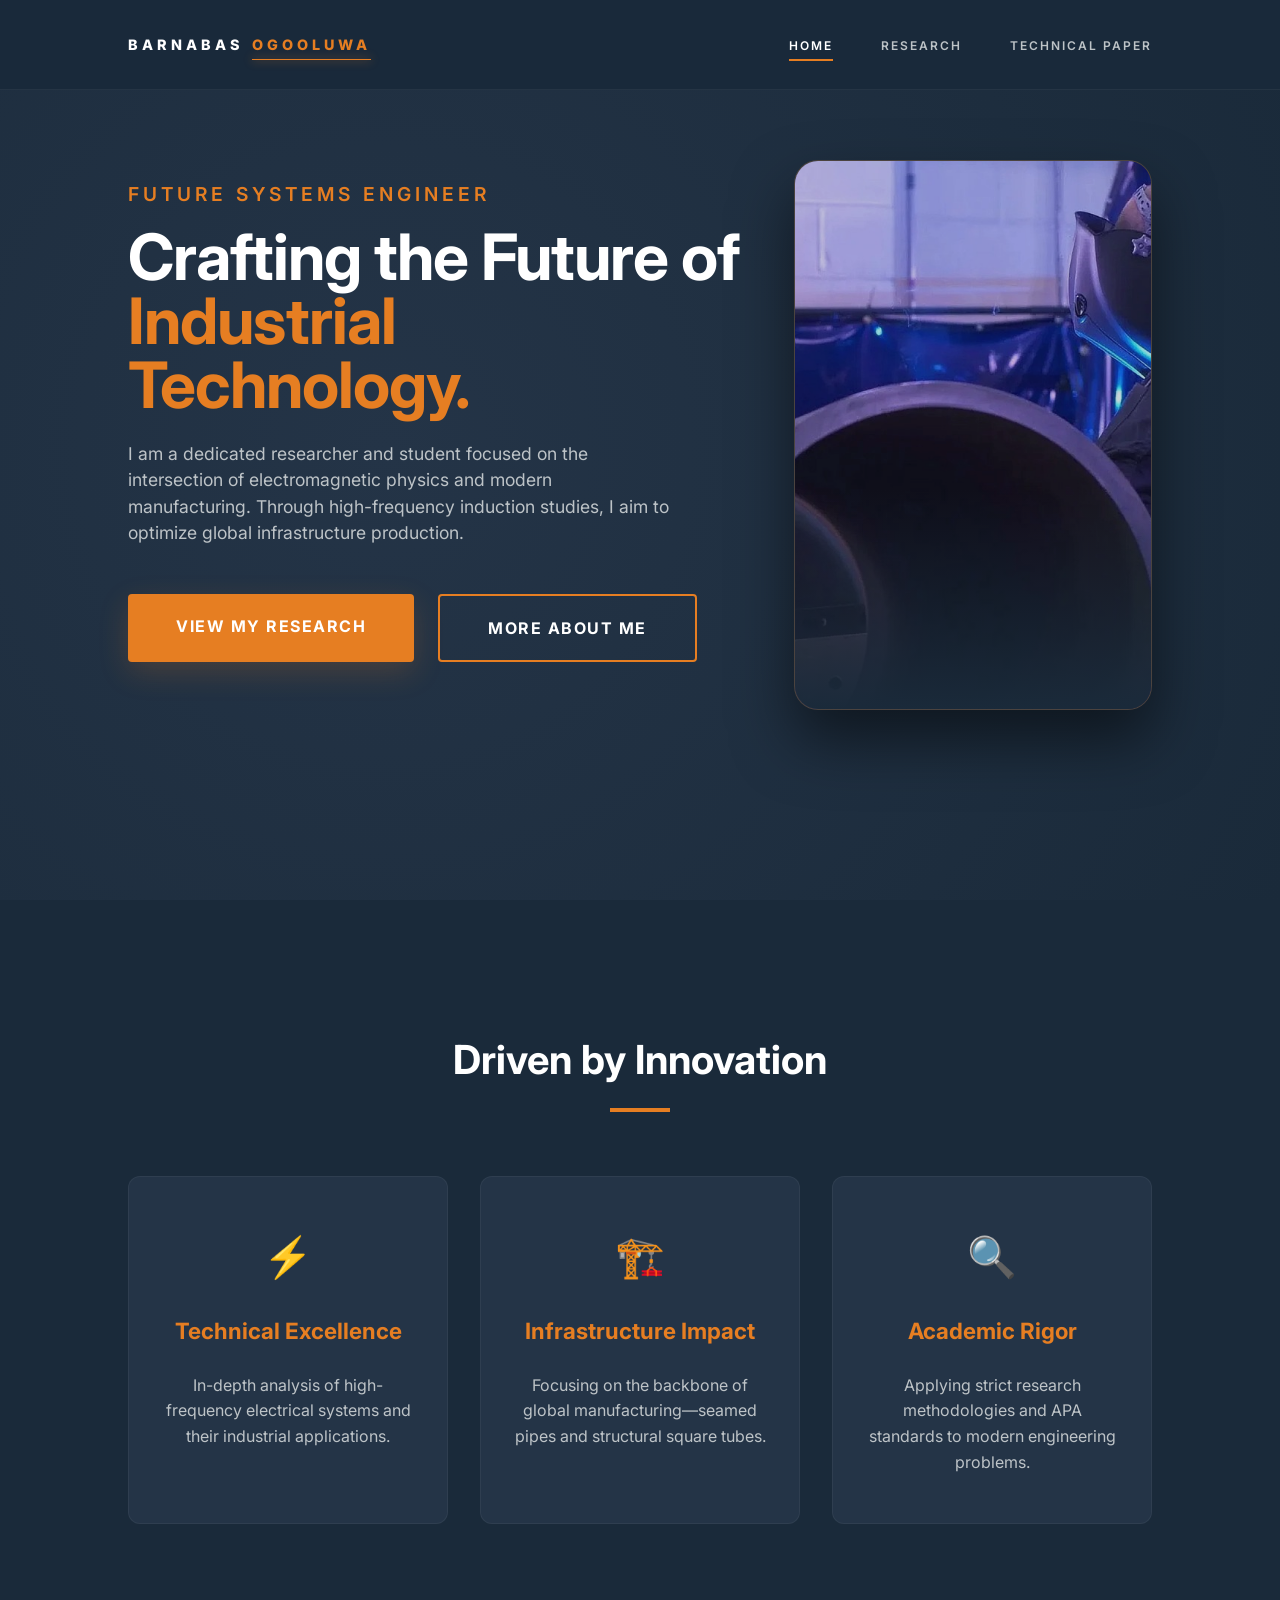
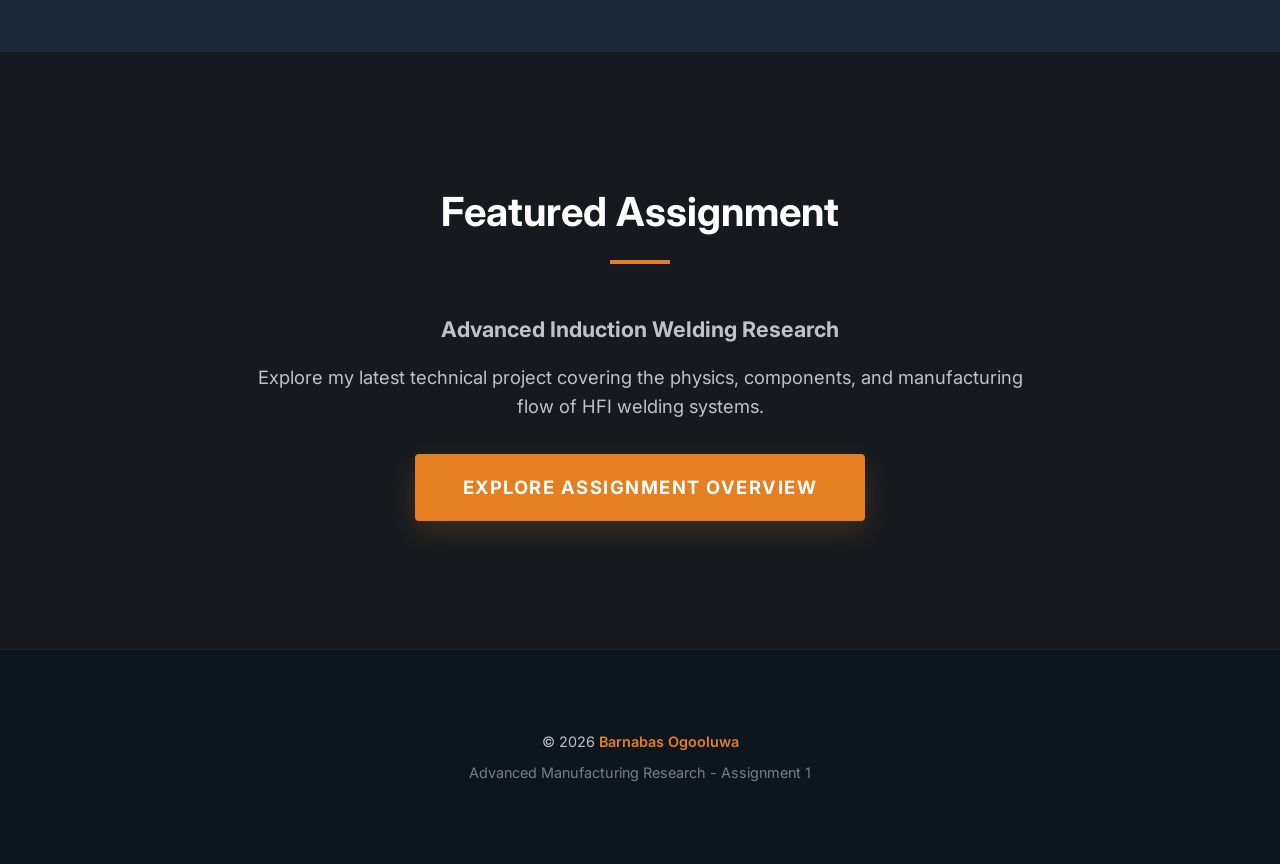
<file: index.html>
<!DOCTYPE html>
<html lang="en">

<head>
  <meta charset="UTF-8">
  <meta name="viewport" content="width=device-width, initial-scale=1.0">
  <title>Barnabas Ogo-Oluwa | Personal Portfolio</title>
  <link rel="stylesheet" href="style.css">
  <link rel="preconnect" href="https://fonts.googleapis.com">
  <link rel="preconnect" href="https://fonts.gstatic.com" crossorigin>
  <link href="https://fonts.googleapis.com/css2?family=Inter:wght@400;500;700;800&display=swap" rel="stylesheet">
</head>

<body>

  <nav>
    <div class="logo">BARNABAS<span>OGOOLUWA</span></div>
    <ul class="nav-links">
      <li><a href="index.html" class="active">Home</a></li>
      <li><a href="research.html">Research</a></li>
      <li><a href="assignment.html">Technical Paper</a></li>
    </ul>
  </nav>

  <header class="personal-hero">
    <div class="hero-text">
      <p class="subtitle">Future Systems Engineer</p>
      <h1>Crafting the Future of <span style="color: var(--induction-orange);">Industrial Technology.</span></h1>
      <p>
        I am a dedicated researcher and student focused on the intersection of electromagnetic physics and modern manufacturing. 
        Through high-frequency induction studies, I aim to optimize global infrastructure production.
      </p>
      <div style="display: flex; gap: 1.5rem;">
        <a href="research.html" class="cta-button">View My Research</a>
        <a href="#about" class="cta-button" style="background: transparent; border: 2px solid var(--induction-orange); box-shadow: none;">More About Me</a>
      </div>
    </div>
    <div class="hero-image">
      <img src="assets/4.jpeg" alt="Barnabas - Profile Placeholder">
    </div>
  </header>

  <section id="about">
    <h2 class="section-title">Driven by Innovation</h2>
    <div class="features-grid">
      <div class="feature-item">
        <div class="icon">⚡</div>
        <h3>Technical Excellence</h3>
        <p>In-depth analysis of high-frequency electrical systems and their industrial applications.</p>
      </div>
      <div class="feature-item">
        <div class="icon">🏗️</div>
        <h3>Infrastructure Impact</h3>
        <p>Focusing on the backbone of global manufacturing—seamed pipes and structural square tubes.</p>
      </div>
      <div class="feature-item">
        <div class="icon">🔍</div>
        <h3>Academic Rigor</h3>
        <p>Applying strict research methodologies and APA standards to modern engineering problems.</p>
      </div>
    </div>
  </section>

  <section id="latest-work" style="background-color: #161a1f; text-align: center;">
    <h2 class="section-title">Featured Assignment</h2>
    <div class="about-content">
      <h3>Advanced Induction Welding Research</h3>
      <p style="margin-top: 1rem;">
        Explore my latest technical project covering the physics, components, and manufacturing flow of HFI welding systems.
      </p>
      <a href="research.html" class="cta-button" style="margin-top: 2rem;">Explore Assignment Overview</a>
    </div>
  </section>

  <footer>
    <div class="footer-info">
      <p>&copy; 2026 <span>Barnabas Ogooluwa</span></p>
      <p style="margin-top: 0.5rem; opacity: 0.6;">Advanced Manufacturing Research - Assignment 1</p>
    </div>
  </footer>

</body>

</html>
</file>
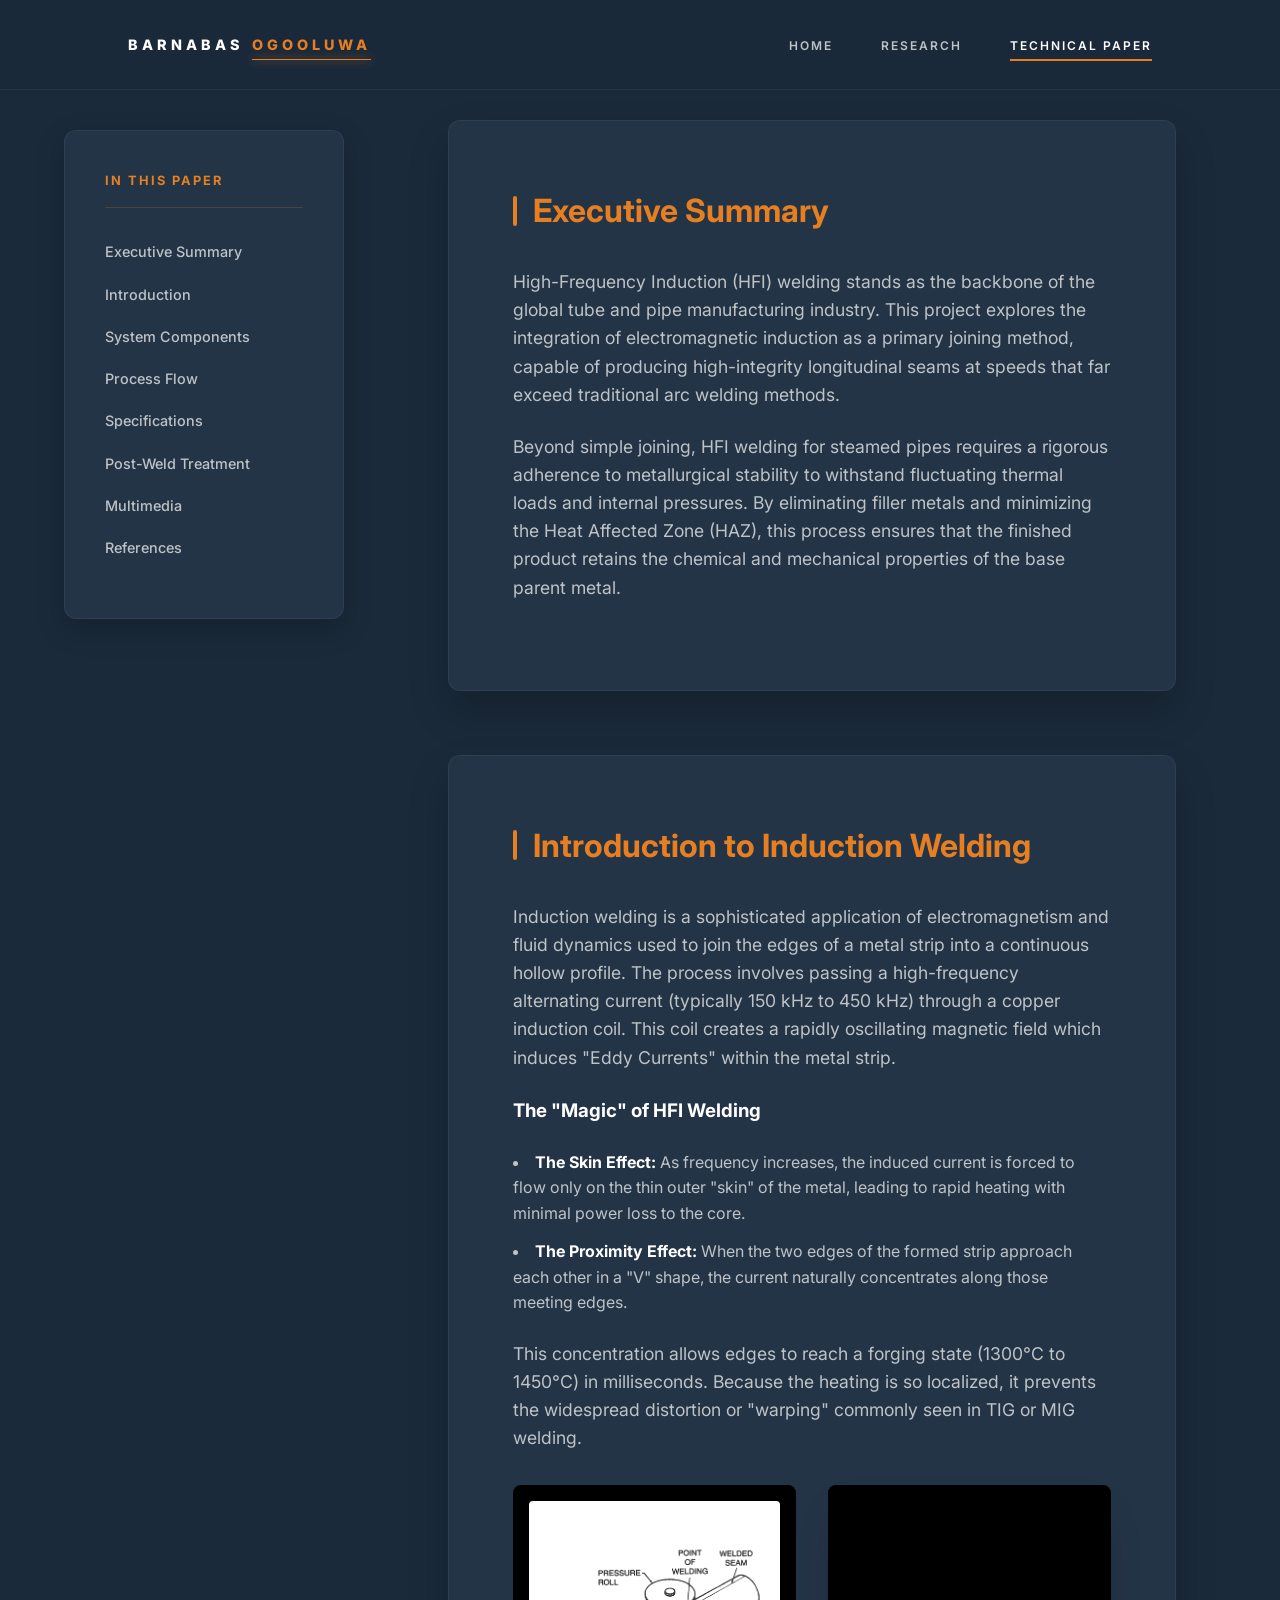
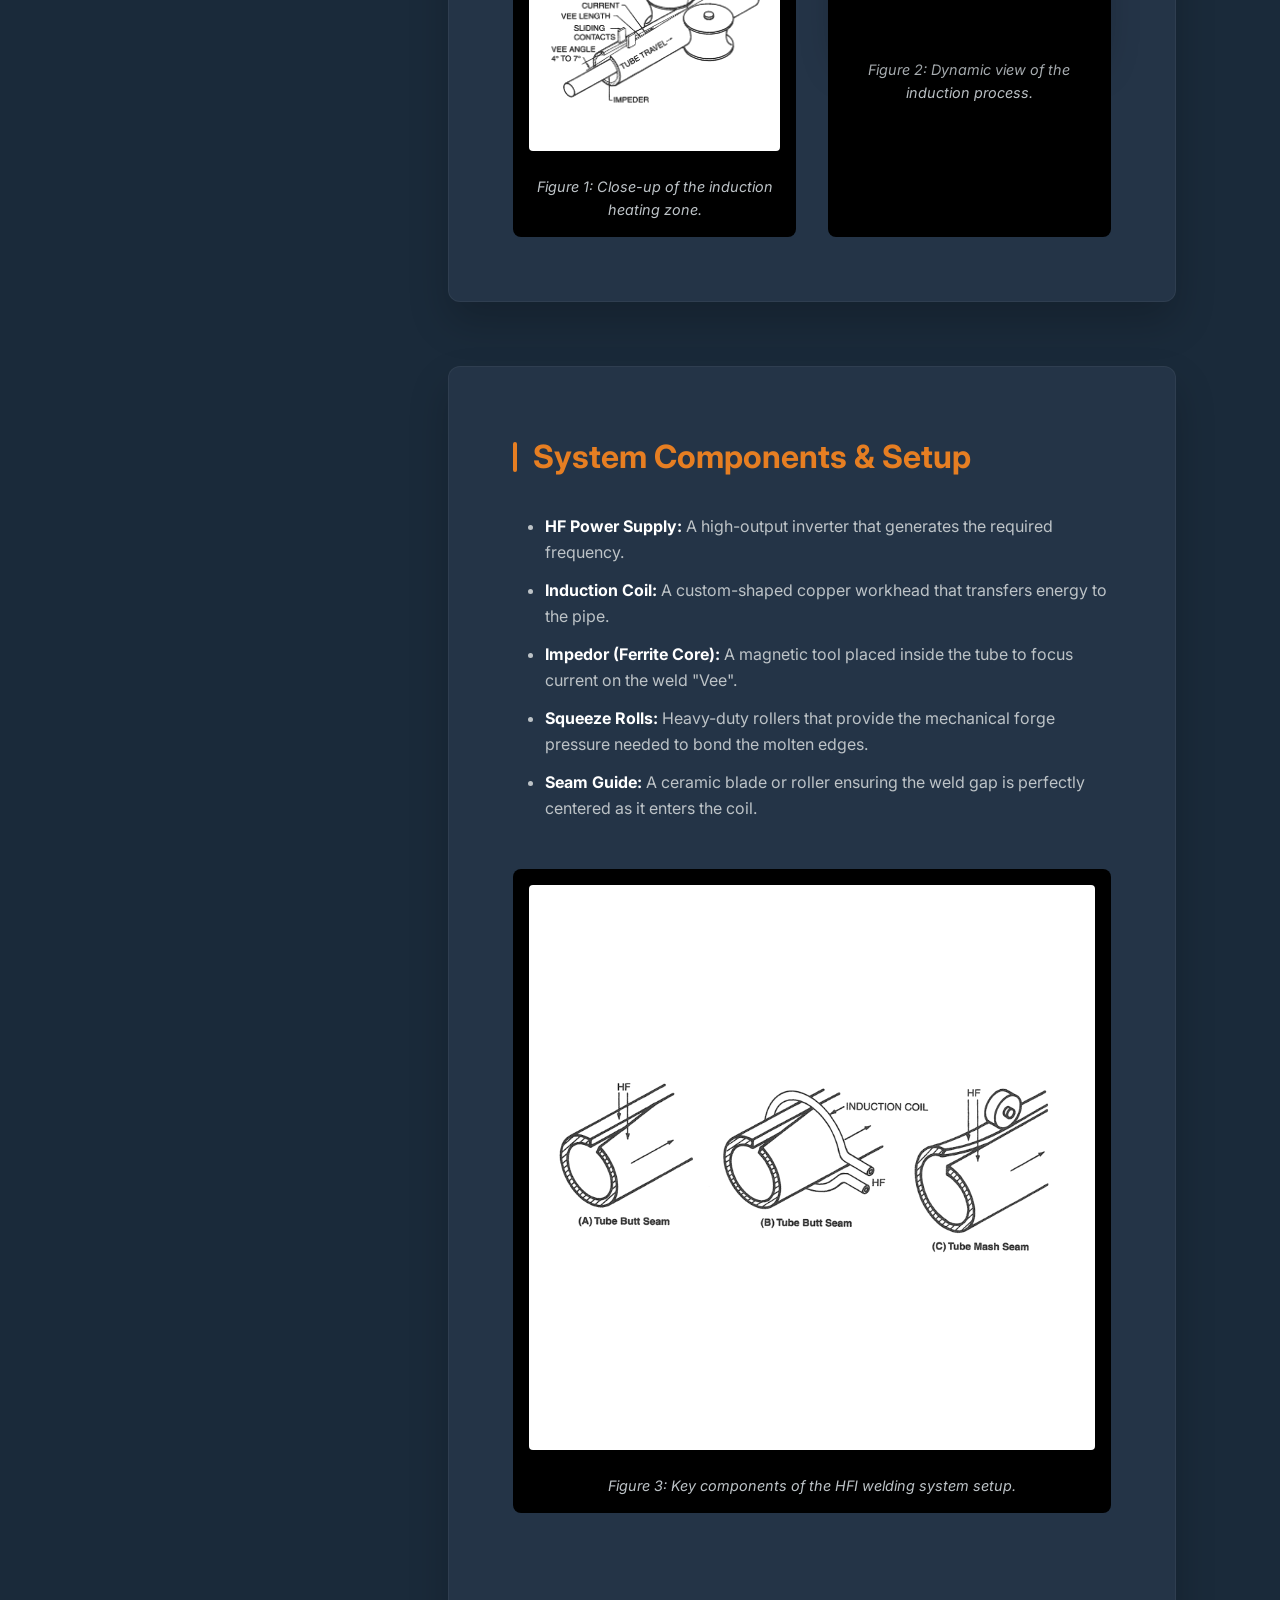
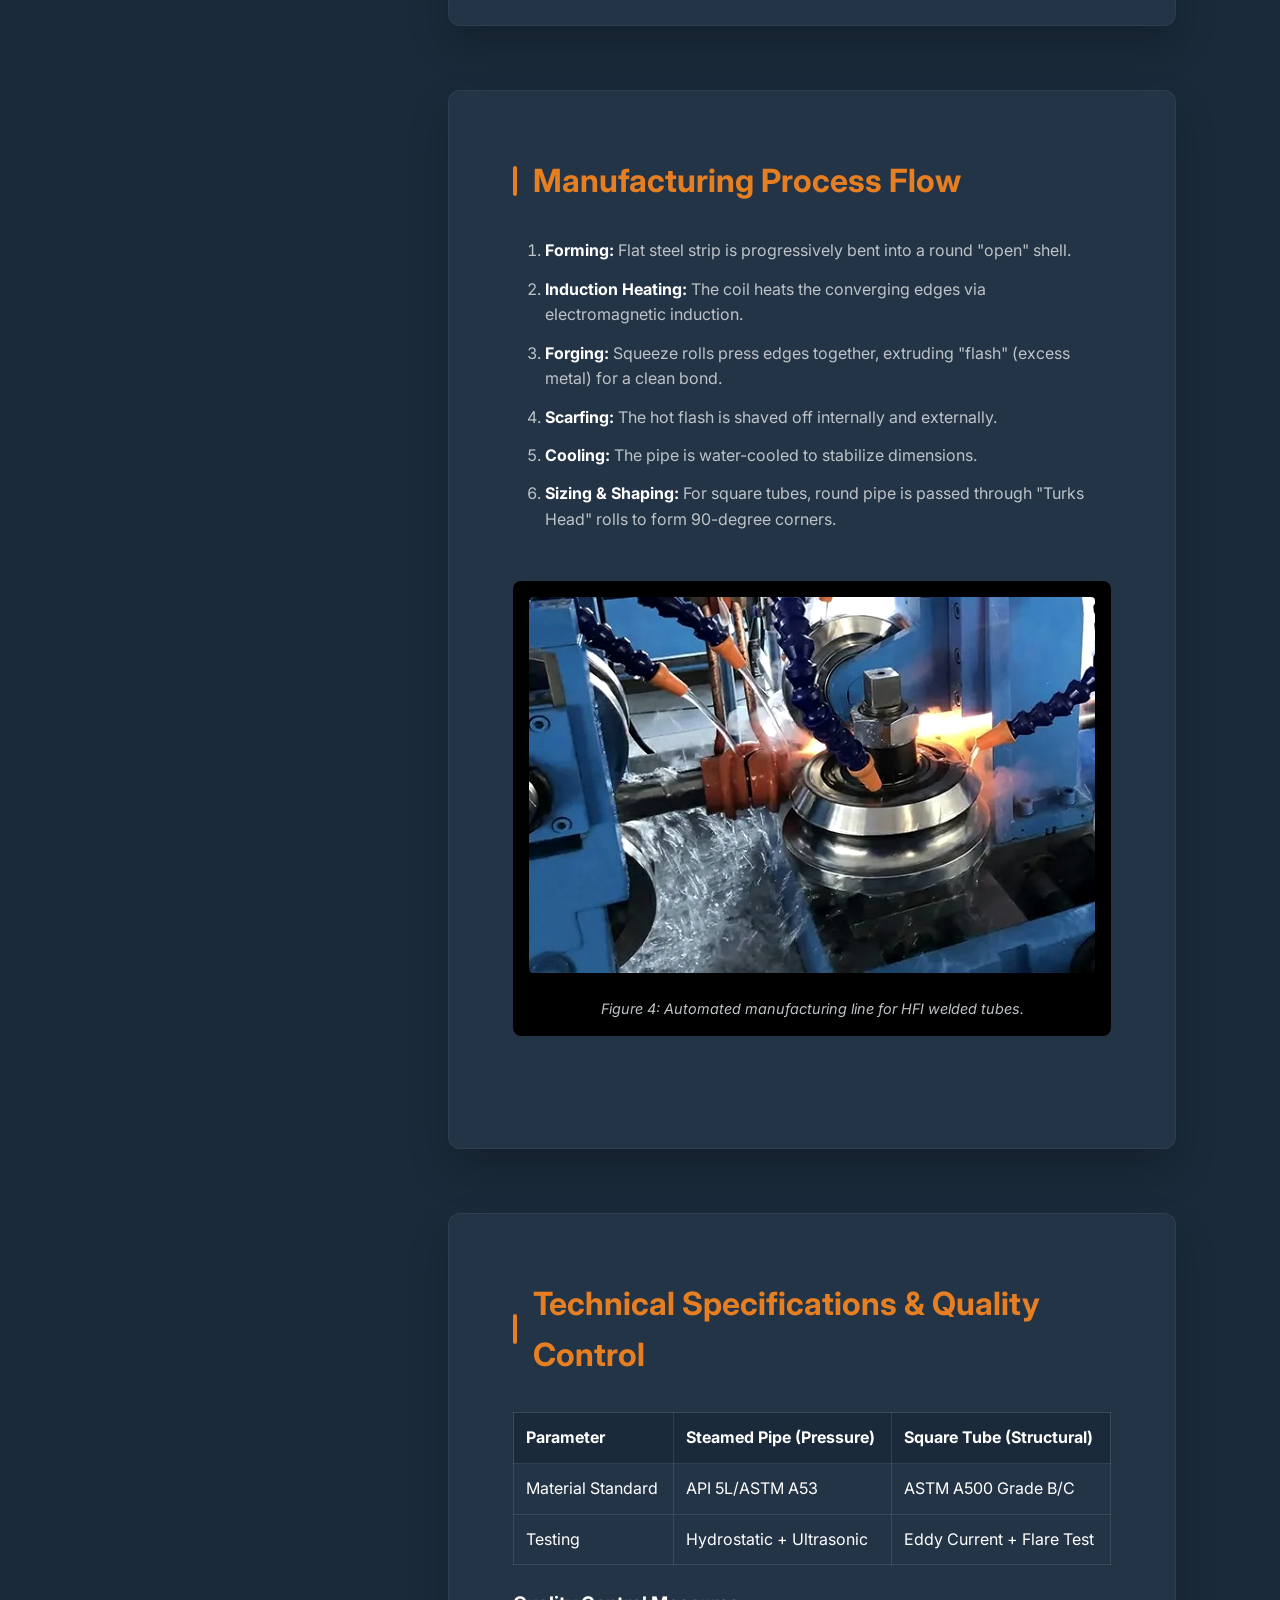
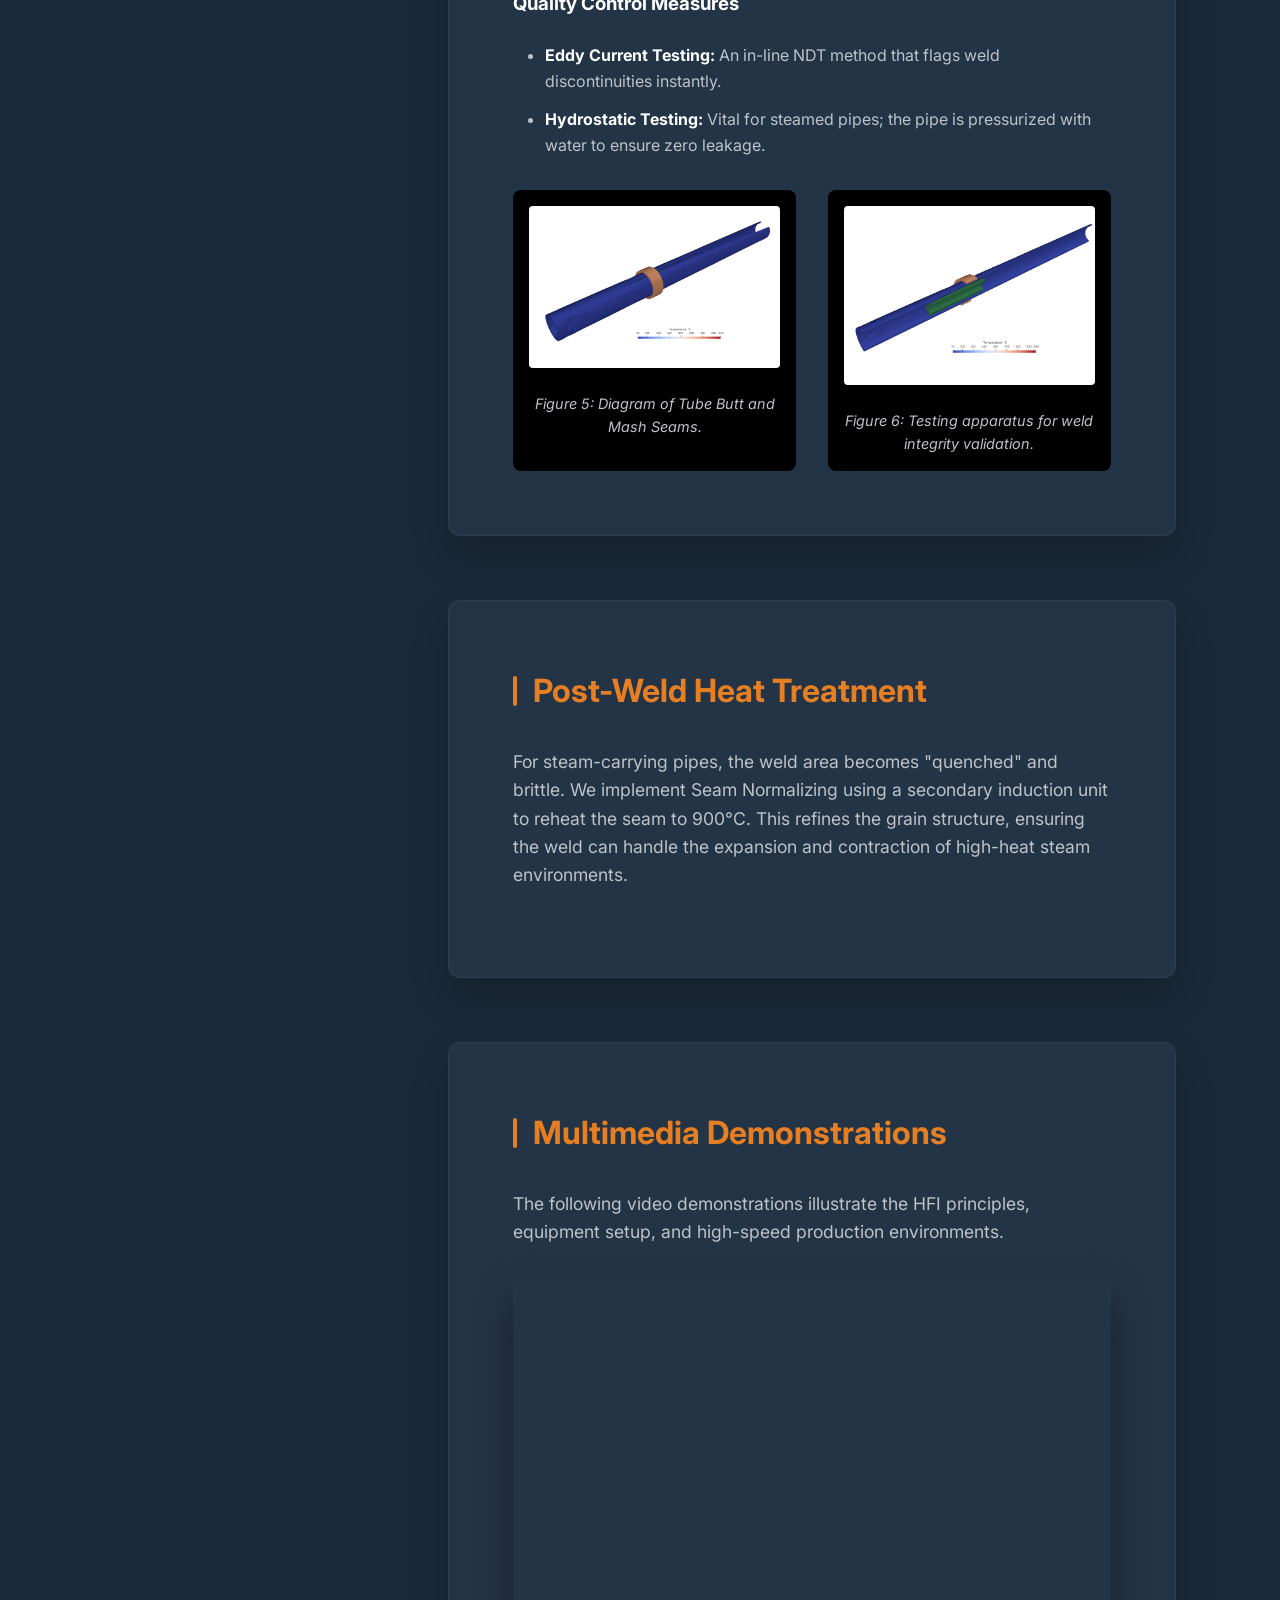
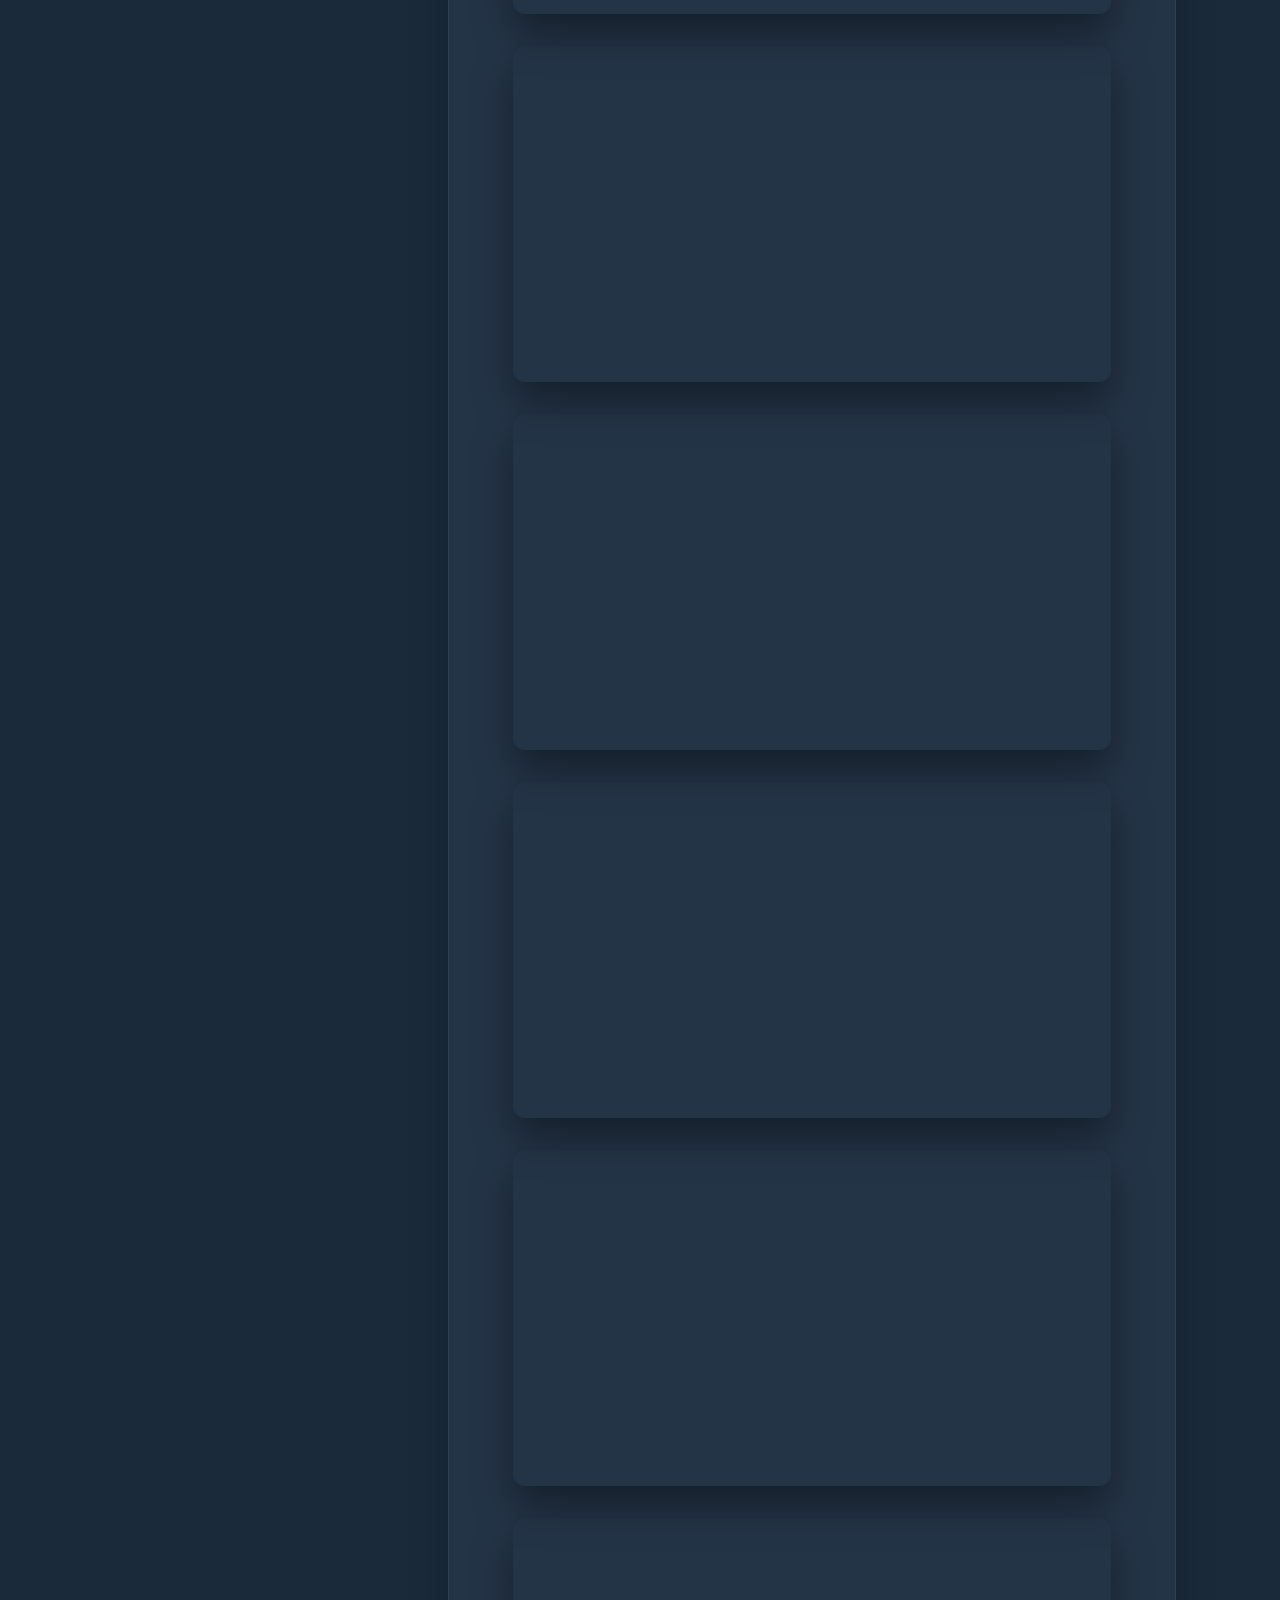
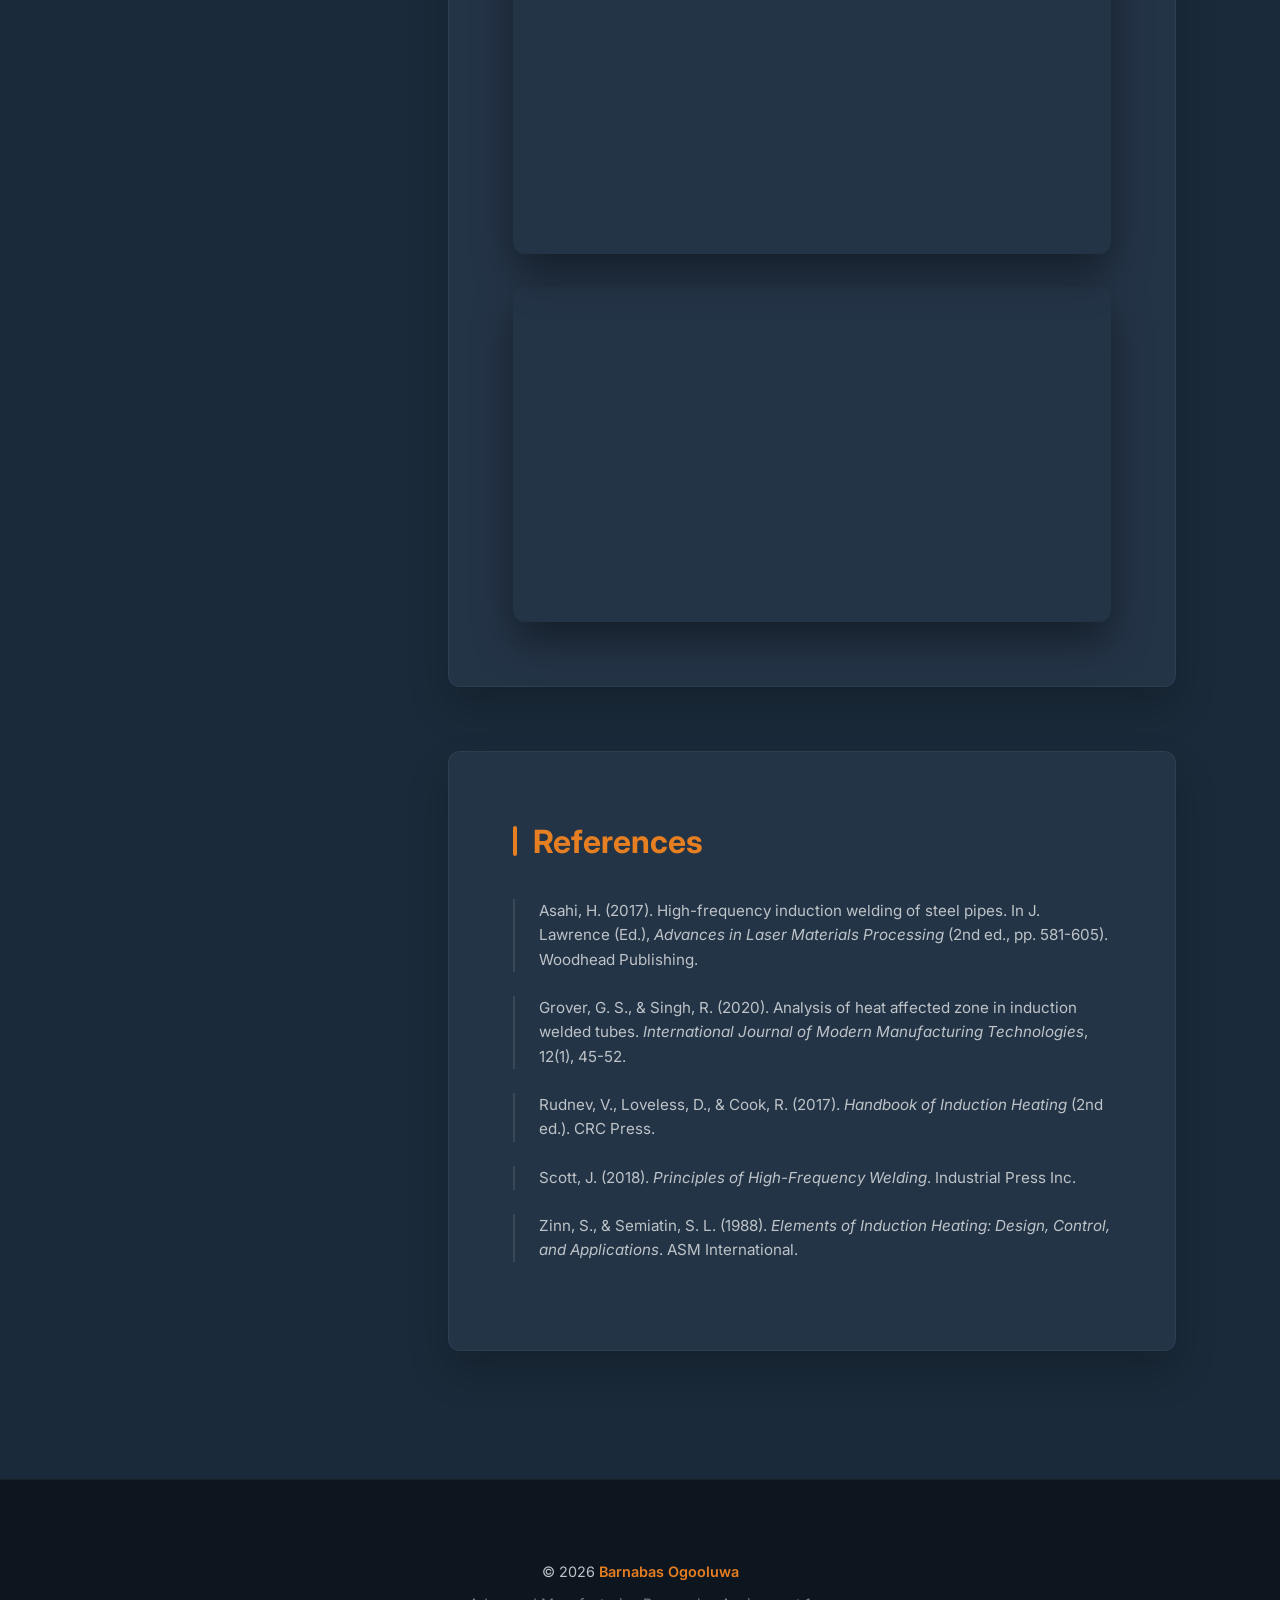
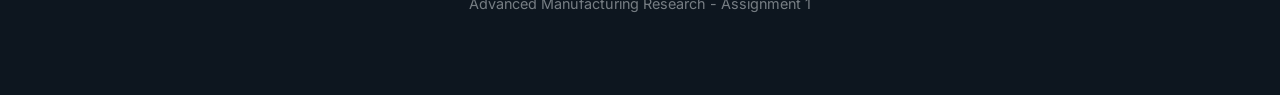
<file: assignment.html>
<!DOCTYPE html>
<html lang="en">

<head>
  <meta charset="UTF-8">
  <meta name="viewport" content="width=device-width, initial-scale=1.0">
  <title>HFI Welding | Technical Research</title>
  <link rel="stylesheet" href="style.css">
  <link rel="preconnect" href="https://fonts.googleapis.com">
  <link rel="preconnect" href="https://fonts.gstatic.com" crossorigin>
  <link href="https://fonts.googleapis.com/css2?family=Inter:wght@400;500;700;800&display=swap" rel="stylesheet">
</head>

<body>

  <nav>
    <div class="logo">BARNABAS<span>OGOOLUWA</span></div>
    <ul class="nav-links">
      <li><a href="index.html">Home</a></li>
      <li><a href="research.html">Research</a></li>
      <li><a href="assignment.html" class="active">Technical Paper</a></li>
    </ul>
  </nav>

  <main class="content-wrapper">
    <aside class="sidebar">
      <h4>In This Paper</h4>
      <ul class="sidebar-nav">
        <li><a href="#intro">Executive Summary</a></li>
        <li><a href="#induction-intro">Introduction</a></li>
        <li><a href="#components">System Components</a></li>
        <li><a href="#process">Process Flow</a></li>
        <li><a href="#specifications">Specifications</a></li>
        <li><a href="#pwht">Post-Weld Treatment</a></li>
        <li><a href="#multimedia">Multimedia</a></li>
        <li><a href="#references">References</a></li>
      </ul>
    </aside>

    <article class="with-sidebar">
      <section id="intro">
        <h2>Executive Summary</h2>
        <p>
          High-Frequency Induction (HFI) welding stands as the backbone of the global tube and pipe manufacturing
          industry.
          This project explores the integration of electromagnetic induction as a primary joining method, capable of
          producing high-integrity longitudinal seams at speeds that far exceed traditional arc welding methods. </p><p>
          Beyond simple joining, HFI welding for steamed pipes requires a rigorous adherence to metallurgical stability to
          withstand fluctuating thermal loads and internal pressures.
          By eliminating filler metals and minimizing the Heat Affected Zone (HAZ), this process ensures that the finished
          product retains the chemical and mechanical properties of the base parent metal.
        </p>
      </section>

      <section id="induction-intro">
        <h2>Introduction to Induction Welding</h2>
        <p>
          Induction welding is a sophisticated application of electromagnetism and fluid dynamics used to join the edges
          of a metal strip into a continuous hollow profile.
          The process involves passing a high-frequency alternating current (typically 150 kHz to 450 kHz) through a
          copper induction coil.
          This coil creates a rapidly oscillating magnetic field which induces "Eddy Currents" within the metal
          strip.
        </p>

        <div class="technical-details">
          <h3>The "Magic" of HFI Welding</h3>
          <ul style="margin-left: 0; list-style-position: inside;">
            <li><strong>The Skin Effect:</strong> As frequency increases, the induced current is forced to flow only on
              the thin outer "skin" of the metal, leading to rapid heating with minimal power loss to the core.
            </li>
            <li><strong>The Proximity Effect:</strong> When the two edges of the formed strip approach each other in a "V"
              shape, the current naturally concentrates along those meeting edges.</li>
          </ul>
          <p style="margin-top: 1rem;">
            This concentration allows edges to reach a forging state (1300°C to 1450°C) in milliseconds.
            Because the heating is so localized, it prevents the widespread distortion or "warping" commonly seen in TIG
            or MIG welding.
          </p>
        </div>

        <div class="image-grid">
          <figure>
            <img src="assets/9.jpeg" alt="High-Frequency Induction Process">
            <figcaption>Figure 1: Close-up of the induction heating zone.</figcaption>
          </figure>

          <figure>
            <div class="video-container">
              <iframe src="https://www.youtube.com/embed/KODukGGAXk4" title="Dynamic view of the induction process" allowfullscreen></iframe>
            </div>
            <figcaption>Figure 2: Dynamic view of the induction process.</figcaption>
          </figure>
        </div>

      </section>

      <section id="components">
        <h2>System Components & Setup</h2>
        <ul>
          <li><strong>HF Power Supply:</strong> A high-output inverter that generates the required frequency.
          </li>
          <li><strong>Induction Coil:</strong> A custom-shaped copper workhead that transfers energy to the pipe.
          </li>
          <li><strong>Impedor (Ferrite Core):</strong> A magnetic tool placed inside the tube to focus current on the weld
            "Vee".</li>
          <li><strong>Squeeze Rolls:</strong> Heavy-duty rollers that provide the mechanical forge pressure needed to bond
            the molten edges.</li>
          <li><strong>Seam Guide:</strong> A ceramic blade or roller ensuring the weld gap is perfectly centered as it
            enters the coil.</li>
        </ul>

        <figure>
          <img src="assets/5.jpeg" alt="HFI System Components">
          <figcaption>Figure 3: Key components of the HFI welding system setup.</figcaption>
        </figure>
      </section>

      <section id="process">
        <h2>Manufacturing Process Flow</h2>
        <ol>
          <li><strong>Forming:</strong> Flat steel strip is progressively bent into a round "open" shell.</li>
          <li><strong>Induction Heating:</strong> The coil heats the converging edges via electromagnetic induction.</li>
          <li><strong>Forging:</strong> Squeeze rolls press edges together, extruding "flash" (excess metal) for a clean
            bond.</li>
          <li><strong>Scarfing:</strong> The hot flash is shaved off internally and externally.</li>
          <li><strong>Cooling:</strong> The pipe is water-cooled to stabilize dimensions.</li>
          <li><strong>Sizing & Shaping:</strong> For square tubes, round pipe is passed through "Turks Head" rolls to form
            90-degree corners.</li>
        </ol>

        <figure>
          <img src="assets/7.jpeg" alt="Manufacturing Process Flow">
          <figcaption>Figure 4: Automated manufacturing line for HFI welded tubes.</figcaption>
        </figure>
      </section>

      <section id="specifications">
        <h2>Technical Specifications & Quality Control</h2>
        <table class="spec-table" style="width:100%; border-collapse: collapse; margin-bottom: 1.5rem; color: var(--text-light);">
          <thead>
            <tr style="background-color: var(--charcoal);">
              <th style="border: 1px solid rgba(255,255,255,0.1); padding: 12px; text-align: left;">Parameter</th>
              <th style="border: 1px solid rgba(255,255,255,0.1); padding: 12px; text-align: left;">Steamed Pipe (Pressure)</th>
              <th style="border: 1px solid rgba(255,255,255,0.1); padding: 12px; text-align: left;">Square Tube (Structural)</th>
            </tr>
          </thead>
          <tbody>
            <tr>
              <td style="border: 1px solid rgba(255,255,255,0.1); padding: 12px;">Material Standard</td>
              <td style="border: 1px solid rgba(255,255,255,0.1); padding: 12px;">API 5L/ASTM A53</td>
              <td style="border: 1px solid rgba(255,255,255,0.1); padding: 12px;">ASTM A500 Grade B/C</td>
            </tr>
            <tr>
              <td style="border: 1px solid rgba(255,255,255,0.1); padding: 12px;">Testing</td>
              <td style="border: 1px solid rgba(255,255,255,0.1); padding: 12px;">Hydrostatic + Ultrasonic</td>
              <td style="border: 1px solid rgba(255,255,255,0.1); padding: 12px;">Eddy Current + Flare Test</td>
            </tr>
          </tbody>
        </table>

        <h3>Quality Control Measures</h3>
        <ul>
          <li><strong>Eddy Current Testing:</strong> An in-line NDT method that flags weld discontinuities instantly.</li>
          <li><strong>Hydrostatic Testing:</strong> Vital for steamed pipes; the pipe is pressurized with water to ensure
            zero leakage.</li>
        </ul>

        <div class="image-grid">
          <figure>
            <img src="assets/1.jpeg" alt="Tube Butt Seam Diagram">
            <figcaption>Figure 5: Diagram of Tube Butt and Mash Seams.</figcaption>
          </figure>
          <figure>
            <img src="assets/2.jpeg" alt="Weld Quality Testing">
            <figcaption>Figure 6: Testing apparatus for weld integrity validation.</figcaption>
          </figure>
        </div>
      </section>

      <section id="pwht">
        <h2>Post-Weld Heat Treatment</h2>
        <p>
          For steam-carrying pipes, the weld area becomes "quenched" and brittle.
          We implement Seam Normalizing using a secondary induction unit to reheat the seam to 900°C.
          This refines the grain structure, ensuring the weld can handle the expansion and contraction of high-heat steam
          environments.
        </p>
      </section>

      <section id="multimedia">
        <h2>Multimedia Demonstrations</h2>
        <p>The following video demonstrations illustrate the HFI principles, equipment setup, and high-speed production environments.</p>
        
        <div class="video-grid">
          <div class="video-container">
            <iframe src="https://www.youtube.com/embed/v2kFYamViAI" title="Video 1" allowfullscreen></iframe>
          </div>
          <div class="video-container">
            <iframe src="https://www.youtube.com/embed/J8U2MlYL8OE" title="Video 2" allowfullscreen></iframe>
          </div>
          <div class="video-container">
            <iframe src="https://www.youtube.com/embed/LxbqDjANQXg" title="Video 3" allowfullscreen></iframe>
          </div>
          <div class="video-container">
            <iframe src="https://www.youtube.com/embed/kSDpcqifBWo" title="Video 4" allowfullscreen></iframe>
          </div>
          <div class="video-container">
            <iframe src="https://www.youtube.com/embed/9nw8bv6nSyw" title="Video 5" allowfullscreen></iframe>
          </div>
          <div class="video-container">
            <iframe src="https://www.youtube.com/embed/KODukGGAXk4" title="Video 6" allowfullscreen></iframe>
          </div>
          <div class="video-container">
            <iframe src="https://www.youtube.com/embed/GJDfdWfx_UA" title="Video 7" allowfullscreen></iframe>
          </div>
        </div>
      </section>

      <section id="references">
        <h2>References</h2>
        <div class="reference-list">
          <p>Asahi, H. (2017). High-frequency induction welding of steel pipes. In J. Lawrence (Ed.), <i>Advances in Laser
              Materials Processing</i> (2nd ed., pp. 581-605). Woodhead Publishing.</p>
          <p>Grover, G. S., & Singh, R. (2020). Analysis of heat affected zone in induction welded tubes. <i>International
              Journal of Modern Manufacturing Technologies</i>, 12(1), 45-52.</p>
          <p>Rudnev, V., Loveless, D., & Cook, R. (2017). <i>Handbook of Induction Heating</i> (2nd ed.). CRC Press.</p>
          <p>Scott, J. (2018). <i>Principles of High-Frequency Welding</i>. Industrial Press Inc.</p>
          <p>Zinn, S., & Semiatin, S. L. (1988). <i>Elements of Induction Heating: Design, Control, and Applications</i>.
            ASM International.</p>
        </div>
      </section>
    </article>
  </main>

  <footer>
    <div class="footer-info">
      <p>&copy; 2026 <span>Barnabas Ogooluwa</span></p>
      <p style="margin-top: 0.5rem; opacity: 0.6;">Advanced Manufacturing Research - Assignment 1</p>
    </div>
  </footer>

</body>

</html>
</file>
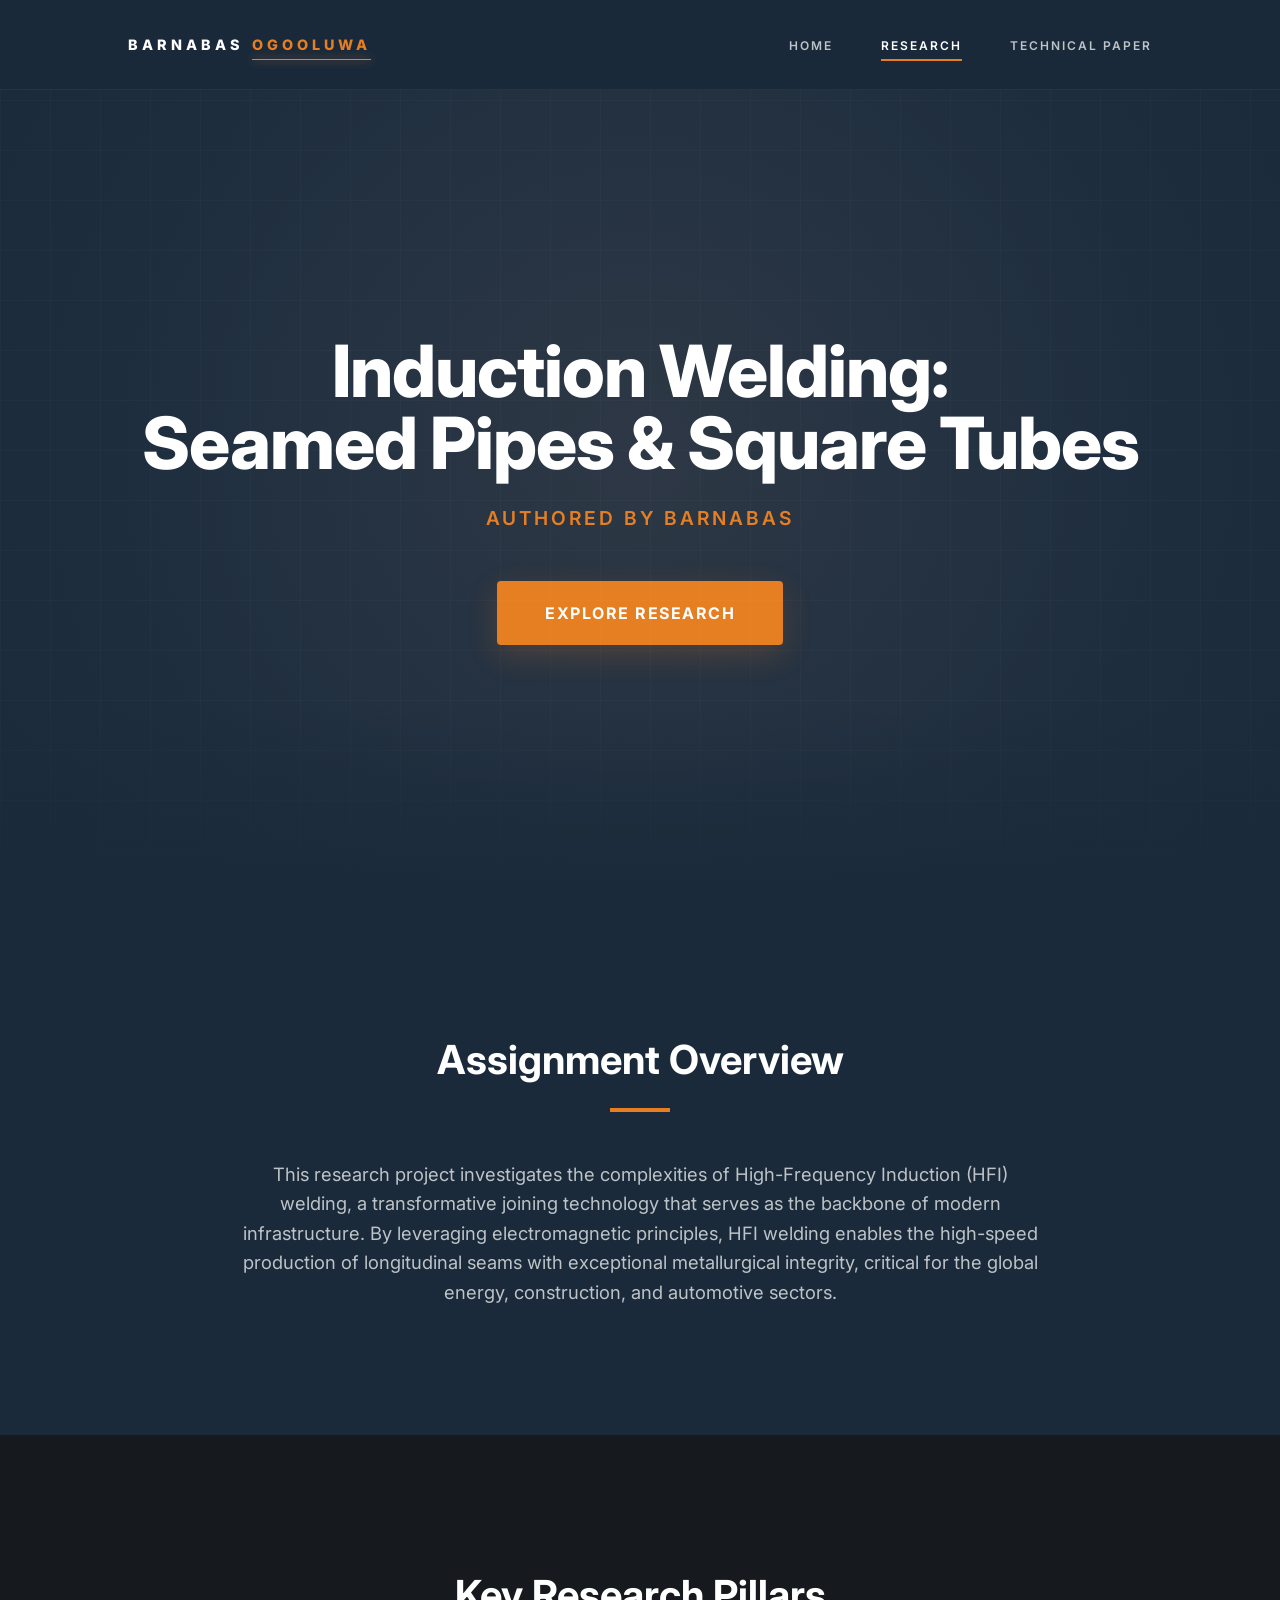
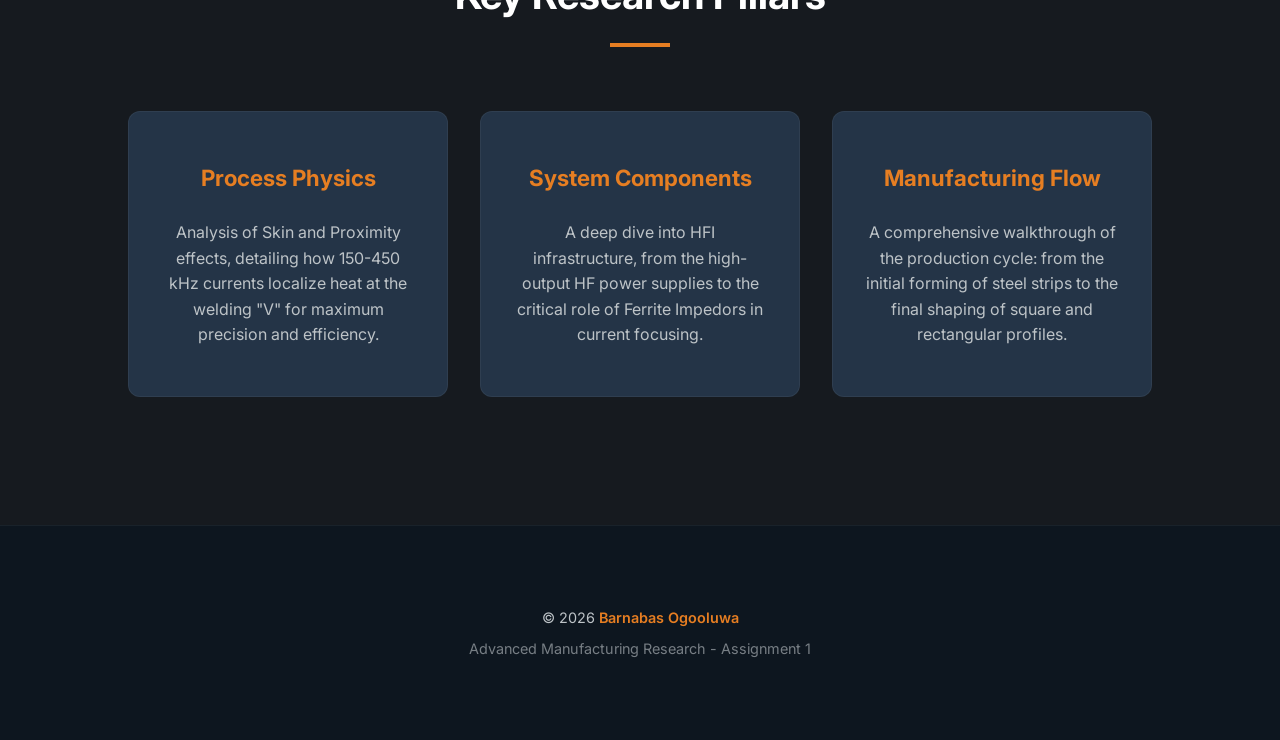
<file: research.html>
<!DOCTYPE html>
<html lang="en">

<head>
  <meta charset="UTF-8">
  <meta name="viewport" content="width=device-width, initial-scale=1.0">
  <title>Research Overview | HFI Systems</title>
  <link rel="stylesheet" href="style.css">
  <link rel="preconnect" href="https://fonts.googleapis.com">
  <link rel="preconnect" href="https://fonts.gstatic.com" crossorigin>
  <link href="https://fonts.googleapis.com/css2?family=Inter:wght@400;500;700;800&display=swap" rel="stylesheet">
</head>

<body>

  <nav>
    <div class="logo">BARNABAS<span>OGOOLUWA</span></div>
    <ul class="nav-links">
      <li><a href="index.html">Home</a></li>
      <li><a href="research.html" class="active">Research</a></li>
      <li><a href="assignment.html">Technical Paper</a></li>
    </ul>
  </nav>

  <header class="hero">
    <h1>Induction Welding:<br>Seamed Pipes & Square Tubes</h1>
    <p>Authored by Barnabas</p>
    <a href="assignment.html" class="cta-button">Explore Research</a>
  </header>

  <section id="about">
    <h2 class="section-title">Assignment Overview</h2>
    <div class="about-content">
      <p>
        This research project investigates the complexities of High-Frequency Induction (HFI) welding, a transformative
        joining technology that serves as the backbone of modern infrastructure. By leveraging electromagnetic principles, 
        HFI welding enables the high-speed production of longitudinal seams with exceptional metallurgical integrity, 
        critical for the global energy, construction, and automotive sectors.
      </p>
    </div>
  </section>

  <section id="objectives" style="background-color: #161a1f;">
    <h2 class="section-title">Key Research Pillars</h2>
    <div class="objectives-grid">
      <div class="objective-card">
        <h3>Process Physics</h3>
        <p>Analysis of Skin and Proximity effects, detailing how 150-450 kHz currents localize heat at the welding "V" for maximum precision and efficiency.</p>
      </div>
      <div class="objective-card">
        <h3>System Components</h3>
        <p>A deep dive into HFI infrastructure, from the high-output HF power supplies to the critical role of Ferrite Impedors in current focusing.</p>
      </div>
      <div class="objective-card">
        <h3>Manufacturing Flow</h3>
        <p>A comprehensive walkthrough of the production cycle: from the initial forming of steel strips to the final shaping of square and rectangular profiles.</p>
      </div>
    </div>
  </section>

  <footer>
    <div class="footer-info">
      <p>&copy; 2026 <span>Barnabas Ogooluwa</span></p>
      <p style="margin-top: 0.5rem; opacity: 0.6;">Advanced Manufacturing Research - Assignment 1</p>
    </div>
  </footer>

</body>

</html>
</file>
<file: style.css>
:root {
  /* Updated to Industrial Tech Palette */
  --charcoal: #1a2a3a;
  /* Deep Steel Blue Background */
  --steel-gray: #243447;
  /* Lighter Steel for cards/sidebar */
  --induction-orange: #e67e22;
  /* Professional Induction Orange */
  --glow-orange: rgba(230, 126, 34, 0.2);
  --text-light: #ffffff;
  /* Pure White for high contrast */
  --text-muted: #bdc3c7;
  /* Cool silver-gray for secondary text */
  --white: #ffffff;
  --transition: all 0.3s ease;
}

* {
  margin: 0;
  padding: 0;
  box-sizing: border-box;
}

body {
  font-family: 'Inter', -apple-system, BlinkMacSystemFont, 'Segoe UI', Roboto, sans-serif;
  line-height: 1.6;
  color: var(--text-light);
  background-color: var(--charcoal);
  overflow-x: hidden;
}

/* Premium Navigation */
nav {
  display: flex;
  justify-content: space-between;
  align-items: center;
  padding: 0 10%;
  background: rgba(26, 42, 58, 0.95);
  /* Matched to Steel Blue */
  backdrop-filter: blur(20px);
  -webkit-backdrop-filter: blur(20px);
  position: fixed;
  top: 0;
  width: 100%;
  height: 90px;
  z-index: 1000;
  border-bottom: 1px solid rgba(255, 255, 255, 0.05);
}

.logo {
  font-weight: 800;
  font-size: 0.9rem;
  letter-spacing: 4px;
  color: var(--white);
  text-transform: uppercase;
  display: flex;
  align-items: center;
  flex-shrink: 0;
}

.logo span {
  color: var(--induction-orange);
  margin-left: 8px;
  position: relative;
}

.logo span::after {
  content: '';
  position: absolute;
  bottom: -4px;
  left: 0;
  width: 100%;
  height: 1px;
  background: var(--induction-orange);
  box-shadow: 0 0 10px var(--induction-orange);
}

.nav-links {
  display: flex;
  list-style: none;
  gap: 3rem;
}

.nav-links a {
  text-decoration: none;
  color: var(--text-muted);
  font-size: 0.75rem;
  font-weight: 600;
  text-transform: uppercase;
  letter-spacing: 2px;
  transition: var(--transition);
  position: relative;
  padding: 0.5rem 0;
  white-space: nowrap;
}

.nav-links a::before {
  content: '';
  position: absolute;
  bottom: 0;
  left: 0;
  width: 0;
  height: 2px;
  background: var(--induction-orange);
  transition: var(--transition);
}

.nav-links a:hover,
.nav-links a.active {
  color: var(--white);
}

.nav-links a:hover::before,
.nav-links a.active::before {
  width: 100%;
}

/* Page Layout with Sidebar */
.content-wrapper {
  display: grid;
  grid-template-columns: 280px 1fr;
  gap: 4rem;
  max-width: 1400px;
  margin: 120px auto 4rem;
  padding: 0 5%;
  align-items: start;
}

.sidebar {
  position: sticky;
  top: 130px;
  background: var(--steel-gray);
  padding: 2.5rem;
  border-radius: 12px;
  border: 1px solid rgba(255, 255, 255, 0.05);
  box-shadow: 0 10px 30px rgba(0, 0, 0, 0.2);
}

.sidebar h4 {
  font-size: 0.8rem;
  text-transform: uppercase;
  letter-spacing: 2px;
  color: var(--induction-orange);
  margin-bottom: 2rem;
  padding-bottom: 1rem;
  border-bottom: 1px solid var(--glow-orange);
}

.sidebar-nav {
  list-style: none;
}

.sidebar-nav li {
  margin-bottom: 1.2rem;
}

.sidebar-nav a {
  text-decoration: none;
  color: var(--text-muted);
  font-size: 0.9rem;
  font-weight: 500;
  transition: var(--transition);
  display: block;
}

.sidebar-nav a:hover {
  color: var(--induction-orange);
  transform: translateX(5px);
}

/* Article adjustments for sidebar layout */
article.with-sidebar {
  margin: 0;
  max-width: none;
}

article.with-sidebar section {
  margin-bottom: 4rem;
}

@media (max-width: 1100px) {
  .content-wrapper {
    grid-template-columns: 1fr;
    gap: 2rem;
  }

  .sidebar {
    position: relative;
    top: 0;
    width: 100%;
    order: -1;
  }

  .sidebar-nav {
    display: grid;
    grid-template-columns: repeat(auto-fit, minmax(200px, 1fr));
    gap: 1rem;
  }
}

@media (max-width: 768px) {
  nav {
    padding: 0 5%;
    height: 80px;
  }

  .nav-links {
    gap: 1.5rem;
  }

  .nav-links a {
    font-size: 0.65rem;
    letter-spacing: 1px;
  }

  .logo {
    font-size: 0.75rem;
    letter-spacing: 2px;
  }

  .content-wrapper {
    margin-top: 100px;
  }

  .sidebar {
    padding: 1.5rem;
  }
}

/* Refined Hero Sections */
.hero,
.personal-hero {
  min-height: 100vh;
  display: flex;
  justify-content: center;
  position: relative;
  padding-top: 160px;
  padding-bottom: 80px;
}

.hero {
  flex-direction: column;
  text-align: center;
  align-items: center;
  padding-left: 10%;
  padding-right: 10%;
  background:
    radial-gradient(circle at center, rgba(230, 126, 34, 0.05) 0%, transparent 70%),
    radial-gradient(circle at center, var(--steel-gray) 0%, var(--charcoal) 100%);
}

.hero::before {
  content: '';
  position: absolute;
  inset: 0;
  background-image: linear-gradient(rgba(255, 255, 255, 0.02) 1px, transparent 1px), linear-gradient(90deg, rgba(255, 255, 255, 0.02) 1px, transparent 1px);
  background-size: 50px 50px;
  pointer-events: none;
}

.hero::after {
  content: '';
  position: absolute;
  bottom: 0;
  left: 0;
  width: 100%;
  height: 200px;
  background: linear-gradient(to top, var(--charcoal), transparent);
}

.hero h1 {
  font-size: clamp(2.5rem, 6vw, 4.5rem);
  font-weight: 800;
  line-height: 1.0;
  margin-bottom: 1.5rem;
  color: var(--white);
  letter-spacing: -1px;
}

.hero p {
  font-size: 1.2rem;
  color: var(--induction-orange);
  font-weight: 600;
  text-transform: uppercase;
  letter-spacing: 3px;
  margin-bottom: 3rem;
}

/* Buttons */
.cta-button {
  display: inline-block;
  padding: 1.2rem 3rem;
  background-color: var(--induction-orange);
  color: var(--white);
  text-decoration: none;
  font-weight: 700;
  text-transform: uppercase;
  letter-spacing: 1.5px;
  border-radius: 4px;
  transition: var(--transition);
  box-shadow: 0 10px 30px var(--glow-orange);
}

.cta-button:hover {
  transform: translateY(-3px);
  box-shadow: 0 15px 40px var(--glow-orange);
  filter: brightness(1.1);
}

/* Sections */
section {
  padding: 8rem 10%;
}

.section-title {
  font-size: 2.5rem;
  margin-bottom: 3rem;
  text-align: center;
  position: relative;
}

.section-title::after {
  content: '';
  display: block;
  width: 60px;
  height: 4px;
  background: var(--induction-orange);
  margin: 1rem auto;
}

.about-content {
  max-width: 800px;
  margin: 0 auto;
  text-align: center;
  font-size: 1.15rem;
  color: var(--text-muted);
}

/* Grid System */
.objectives-grid,
.features-grid {
  display: grid;
  grid-template-columns: repeat(auto-fit, minmax(300px, 1fr));
  gap: 2rem;
  margin-top: 4rem;
}

.objective-card,
.feature-item {
  background: var(--steel-gray);
  padding: 3rem 2rem;
  border-radius: 12px;
  border: 1px solid rgba(255, 255, 255, 0.05);
  transition: var(--transition);
  text-align: center;
}

.objective-card:hover,
.feature-item:hover {
  border-color: var(--induction-orange);
  transform: translateY(-10px);
  box-shadow: 0 10px 30px rgba(0, 0, 0, 0.3);
}

.feature-item .icon {
  font-size: 2.5rem;
  margin-bottom: 1.5rem;
}

.objective-card h3,
.feature-item h3 {
  color: var(--induction-orange);
  margin-bottom: 1.5rem;
  font-size: 1.4rem;
}

.objective-card p,
.feature-item p {
  color: var(--text-muted);
  font-size: 1rem;
}

/* Personal Hero Layout (60/40) */
.personal-hero {
  align-items: flex-start;
  padding-left: 10%;
  padding-right: 10%;
  gap: 5%;
  background: radial-gradient(circle at 30% 50%, var(--steel-gray) 0%, var(--charcoal) 100%);
  position: relative;
  overflow: hidden;
}

.hero-text {
  flex: 0 0 60%;
  z-index: 2;
  padding-top: 20px;
}

.hero-image {
  flex: 0 0 35%;
  height: 550px;
  background: var(--steel-gray);
  border-radius: 24px;
  position: relative;
  border: 1px solid var(--glow-orange);
  overflow: hidden;
  box-shadow: 0 30px 60px rgba(0, 0, 0, 0.5);
}

.hero-image img {
  width: 100%;
  height: 100%;
  object-fit: cover;
  object-position: center;
  opacity: 0.8;
  transition: var(--transition);
}

.hero-image::after {
  content: '';
  position: absolute;
  inset: 0;
  background: linear-gradient(to top, var(--charcoal) 0%, transparent 40%);
}

.hero-text h1 {
  font-size: clamp(2.8rem, 5vw, 4.5rem);
  line-height: 1.0;
  margin-bottom: 1.5rem;
  color: var(--white);
  letter-spacing: -1px;
}

.hero-text .subtitle {
  font-size: 1.2rem;
  color: var(--induction-orange);
  font-weight: 600;
  text-transform: uppercase;
  letter-spacing: 4px;
  margin-bottom: 1rem;
}

.hero-text p {
  color: var(--text-muted);
  font-size: 1.1rem;
  max-width: 550px;
  margin-bottom: 3rem;
  line-height: 1.5;
}

@media (max-width: 1024px) {
  .personal-hero {
    flex-direction: column;
    height: auto;
    padding: 140px 5% 80px;
    text-align: center;
    align-items: center;
  }

  .hero-text {
    flex: 1;
    margin-bottom: 4rem;
    padding-top: 0;
  }

  .hero-text p {
    margin: 0 auto 3rem;
  }

  .hero-image {
    flex: 0 0 400px;
    width: 100%;
    max-width: 400px;
  }

  .features-grid {
    grid-template-columns: 1fr;
  }
}

/* Article/Content Pages */
article {
  max-width: 1000px;
  margin: 8rem auto 4rem;
  padding: 0 5%;
}

article section {
  background: var(--steel-gray);
  margin-bottom: 3rem;
  padding: 4rem;
  border-radius: 12px;
  border: 1px solid rgba(255, 255, 255, 0.05);
  box-shadow: 0 20px 40px rgba(0, 0, 0, 0.2);
}

article h2 {
  color: var(--induction-orange);
  margin-bottom: 2rem;
  font-size: 2rem;
  display: flex;
  align-items: center;
  gap: 1rem;
}

article h2::before {
  content: '';
  width: 4px;
  height: 30px;
  background: var(--induction-orange);
  border-radius: 2px;
}

article p {
  color: var(--text-muted);
  font-size: 1.1rem;
  margin-bottom: 1.5rem;
}

article ul,
article ol {
  margin: 1.5rem 0 1.5rem 2rem;
  color: var(--text-muted);
}

article li {
  margin-bottom: 0.8rem;
}

article strong {
  color: var(--white);
}

/* Figure & Multimedia */
figure {
  margin: 3rem 0;
  background: #000;
  padding: 1rem;
  border-radius: 8px;
  text-align: center;
}

figure img {
  max-width: 100%;
  border-radius: 4px;
  filter: grayscale(20%) contrast(110%);
}

figcaption {
  margin-top: 1rem;
  font-size: 0.9rem;
  color: var(--text-muted);
  font-style: italic;
}

.image-grid {
  display: grid;
  grid-template-columns: 1fr 1fr;
  gap: 2rem;
  margin-top: 2rem;
  align-items: start;
}

.video-grid {
  display: grid;
  grid-template-columns: repeat(auto-fit, minmax(300px, 1fr));
  gap: 2rem;
  margin-top: 2rem;
}

.image-grid figure {
  margin: 0;
  height: 100%;
}

@media (max-width: 850px) {
  .image-grid {
    grid-template-columns: 1fr;
  }
}

.video-container {
  position: relative;
  padding-bottom: 56.25%;
  height: 0;
  border-radius: 12px;
  overflow: hidden;
  box-shadow: 0 20px 40px rgba(0, 0, 0, 0.4);
}

.video-container iframe,
.video-container video {
  position: absolute;
  top: 0;
  left: 0;
  width: 100%;
  height: 100%;
  border: none;
  object-fit: cover;
}

/* Reference List */
.reference-list p {
  font-size: 0.95rem;
  border-left: 2px solid rgba(255, 255, 255, 0.1);
  padding-left: 1.5rem;
  margin-bottom: 1.5rem;
}

/* Footer (Standardized) */
footer {
  padding: 5rem 10%;
  background: #0d161f;
  /* Darker variant of Steel Blue */
  border-top: 1px solid rgba(255, 255, 255, 0.05);
  text-align: center;
}

.footer-info {
  color: var(--text-muted);
  font-size: 0.9rem;
}

.footer-info span {
  color: var(--induction-orange);
  font-weight: 600;
}

@media (max-width: 768px) {
  article {
    margin-top: 6rem;
  }

  article section {
    padding: 2rem;
  }
}
</file>
